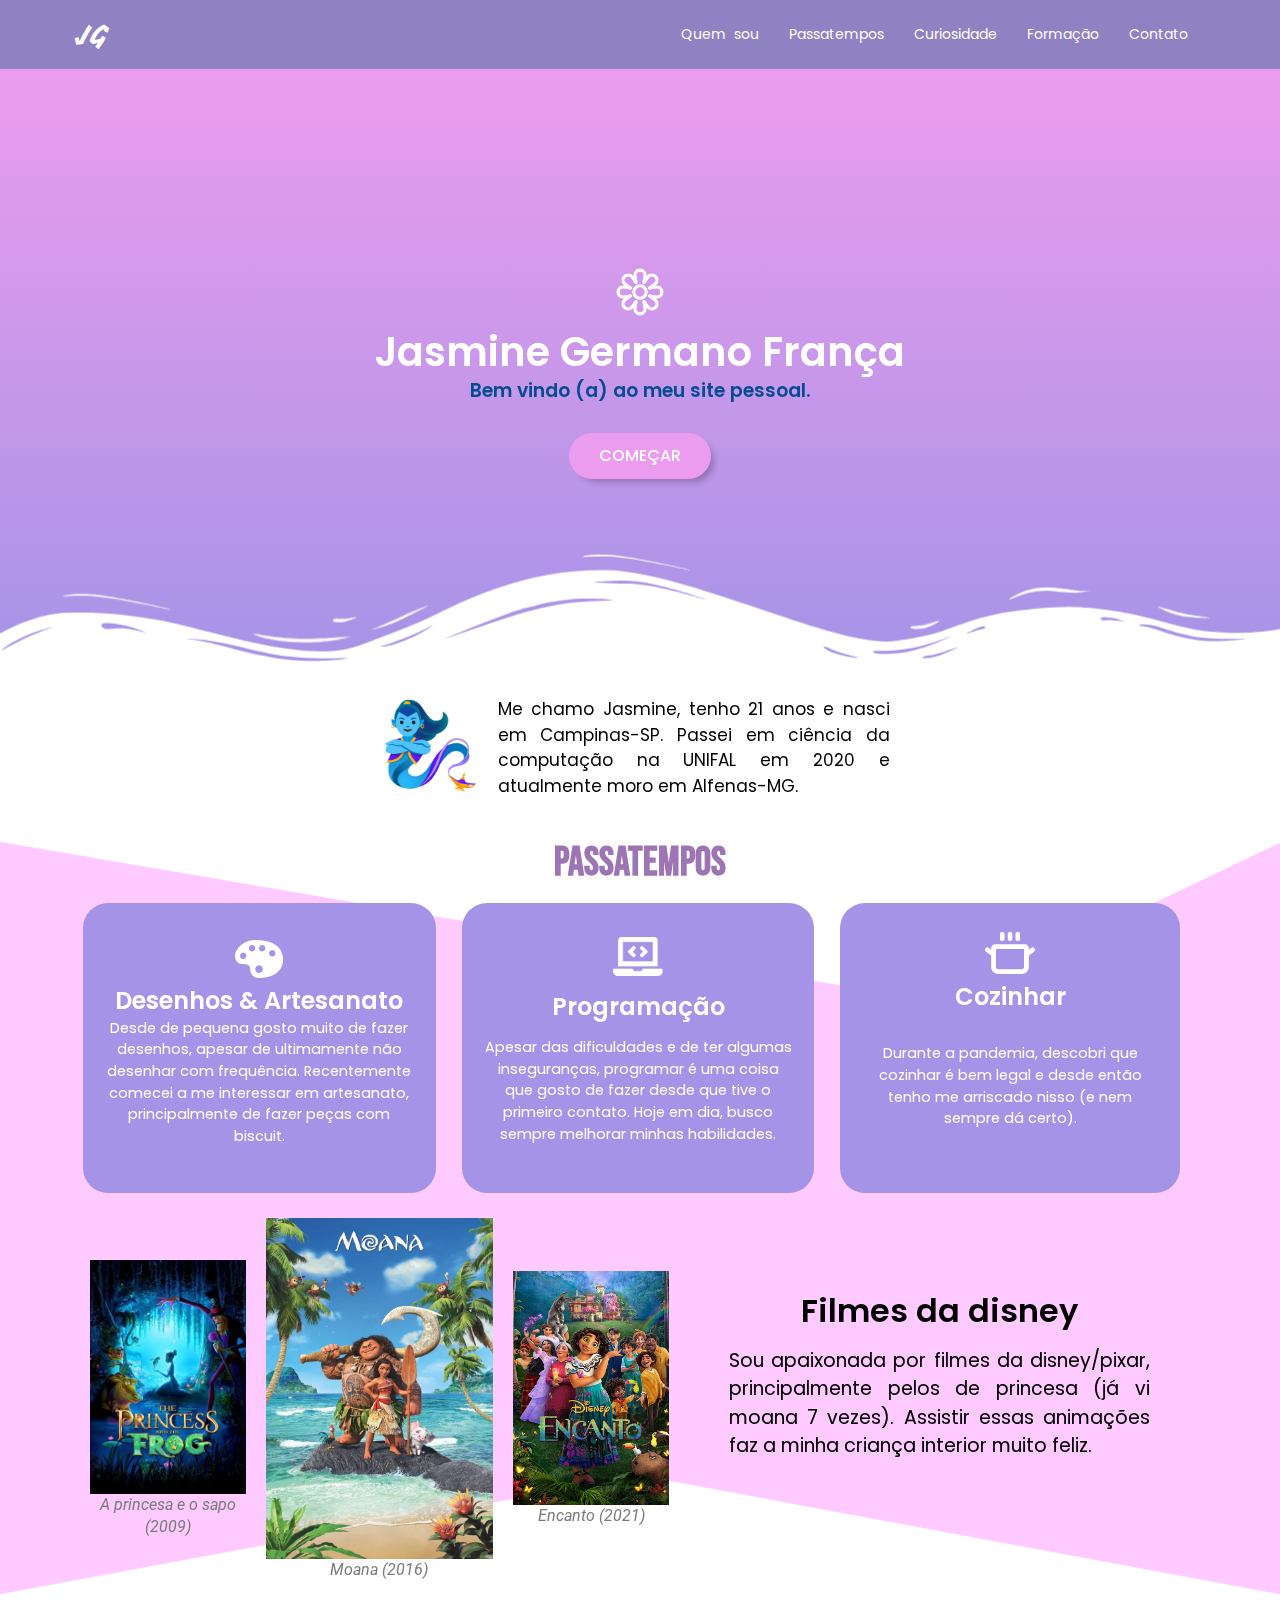
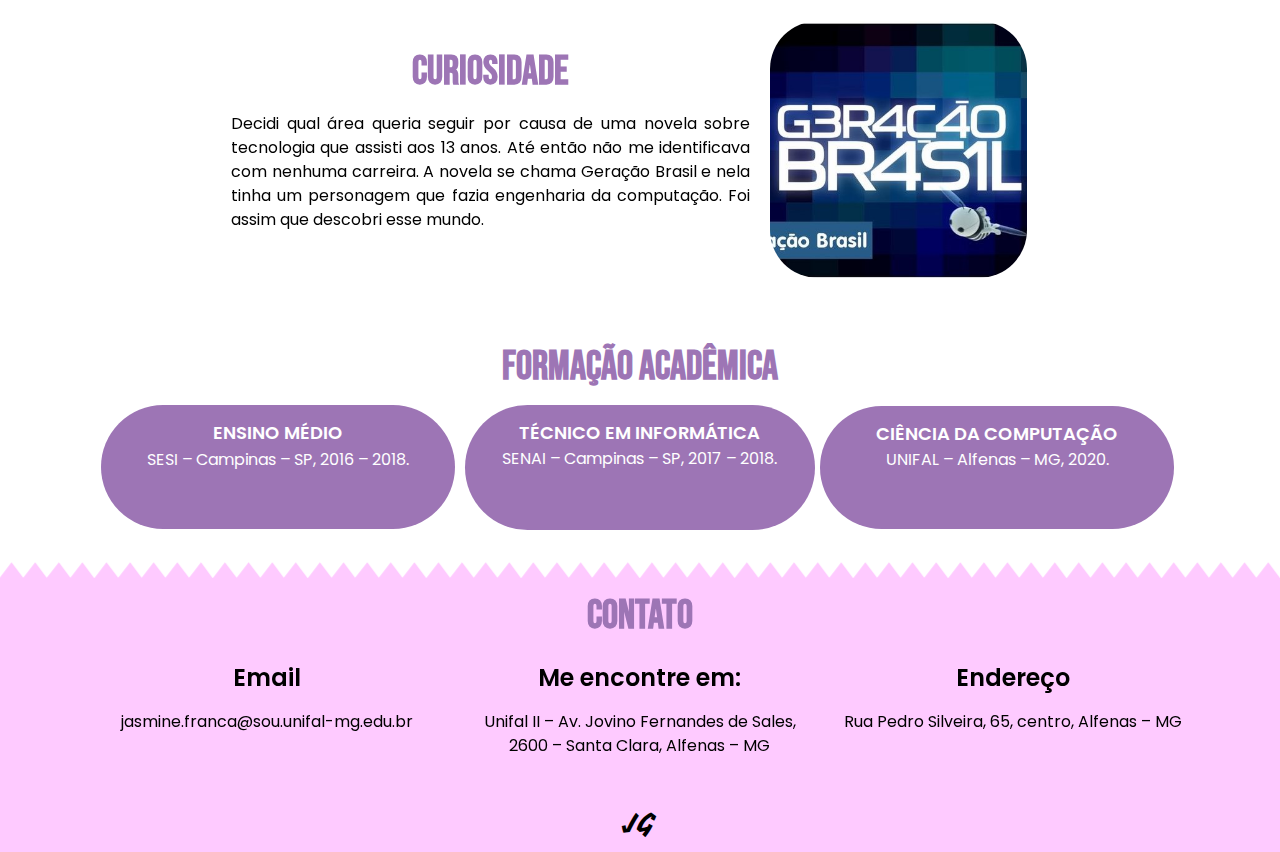
<file: index.html>
<!DOCTYPE html>
<html lang="pt-BR">
<head>
	<meta charset="UTF-8">
		<meta name="viewport" content="width=device-width, initial-scale=1">
	<link rel="profile" href="https://gmpg.org/xfn/11">
	<title>JG &#8211; Jasmine Germano</title>
<meta name="robots" content="max-image-preview:large">
<link rel="dns-prefetch" href="//s.w.org">
<link rel="alternate" type="application/rss+xml" title="Feed para JG &raquo;" href="https://jasmgermano.github.io/jasmine/feed/">
<link rel="alternate" type="application/rss+xml" title="Feed de comentários para JG &raquo;" href="https://jasmgermano.github.io/jasmine/comments/feed/">
<script type="text/javascript">
window._wpemojiSettings = {"baseUrl":"https:\/\/s.w.org\/images\/core\/emoji\/14.0.0\/72x72\/","ext":".png","svgUrl":"https:\/\/s.w.org\/images\/core\/emoji\/14.0.0\/svg\/","svgExt":".svg","source":{"concatemoji":"https:\/\/jasmgermano.github.io\/jasmine\/wp-includes\/js\/wp-emoji-release.min.js?ver=6.0"}};
/*! This file is auto-generated */
!function(e,a,t){var n,r,o,i=a.createElement("canvas"),p=i.getContext&&i.getContext("2d");function s(e,t){var a=String.fromCharCode,e=(p.clearRect(0,0,i.width,i.height),p.fillText(a.apply(this,e),0,0),i.toDataURL());return p.clearRect(0,0,i.width,i.height),p.fillText(a.apply(this,t),0,0),e===i.toDataURL()}function c(e){var t=a.createElement("script");t.src=e,t.defer=t.type="text/javascript",a.getElementsByTagName("head")[0].appendChild(t)}for(o=Array("flag","emoji"),t.supports={everything:!0,everythingExceptFlag:!0},r=0;r<o.length;r++)t.supports[o[r]]=function(e){if(!p||!p.fillText)return!1;switch(p.textBaseline="top",p.font="600 32px Arial",e){case"flag":return s([127987,65039,8205,9895,65039],[127987,65039,8203,9895,65039])?!1:!s([55356,56826,55356,56819],[55356,56826,8203,55356,56819])&&!s([55356,57332,56128,56423,56128,56418,56128,56421,56128,56430,56128,56423,56128,56447],[55356,57332,8203,56128,56423,8203,56128,56418,8203,56128,56421,8203,56128,56430,8203,56128,56423,8203,56128,56447]);case"emoji":return!s([129777,127995,8205,129778,127999],[129777,127995,8203,129778,127999])}return!1}(o[r]),t.supports.everything=t.supports.everything&&t.supports[o[r]],"flag"!==o[r]&&(t.supports.everythingExceptFlag=t.supports.everythingExceptFlag&&t.supports[o[r]]);t.supports.everythingExceptFlag=t.supports.everythingExceptFlag&&!t.supports.flag,t.DOMReady=!1,t.readyCallback=function(){t.DOMReady=!0},t.supports.everything||(n=function(){t.readyCallback()},a.addEventListener?(a.addEventListener("DOMContentLoaded",n,!1),e.addEventListener("load",n,!1)):(e.attachEvent("onload",n),a.attachEvent("onreadystatechange",function(){"complete"===a.readyState&&t.readyCallback()})),(e=t.source||{}).concatemoji?c(e.concatemoji):e.wpemoji&&e.twemoji&&(c(e.twemoji),c(e.wpemoji)))}(window,document,window._wpemojiSettings);
</script>
<style type="text/css">img.wp-smiley,
img.emoji {
	display: inline !important;
	border: none !important;
	box-shadow: none !important;
	height: 1em !important;
	width: 1em !important;
	margin: 0 0.07em !important;
	vertical-align: -0.1em !important;
	background: none !important;
	padding: 0 !important;
}</style>
	<link rel="stylesheet" id="wp-block-library-css" href="https://jasmgermano.github.io/jasmine/wp-includes/css/dist/block-library/style.min.css?ver=6.0" type="text/css" media="all">
<style id="global-styles-inline-css" type="text/css">body{--wp--preset--color--black: #000000;--wp--preset--color--cyan-bluish-gray: #abb8c3;--wp--preset--color--white: #ffffff;--wp--preset--color--pale-pink: #f78da7;--wp--preset--color--vivid-red: #cf2e2e;--wp--preset--color--luminous-vivid-orange: #ff6900;--wp--preset--color--luminous-vivid-amber: #fcb900;--wp--preset--color--light-green-cyan: #7bdcb5;--wp--preset--color--vivid-green-cyan: #00d084;--wp--preset--color--pale-cyan-blue: #8ed1fc;--wp--preset--color--vivid-cyan-blue: #0693e3;--wp--preset--color--vivid-purple: #9b51e0;--wp--preset--gradient--vivid-cyan-blue-to-vivid-purple: linear-gradient(135deg,rgba(6,147,227,1) 0%,rgb(155,81,224) 100%);--wp--preset--gradient--light-green-cyan-to-vivid-green-cyan: linear-gradient(135deg,rgb(122,220,180) 0%,rgb(0,208,130) 100%);--wp--preset--gradient--luminous-vivid-amber-to-luminous-vivid-orange: linear-gradient(135deg,rgba(252,185,0,1) 0%,rgba(255,105,0,1) 100%);--wp--preset--gradient--luminous-vivid-orange-to-vivid-red: linear-gradient(135deg,rgba(255,105,0,1) 0%,rgb(207,46,46) 100%);--wp--preset--gradient--very-light-gray-to-cyan-bluish-gray: linear-gradient(135deg,rgb(238,238,238) 0%,rgb(169,184,195) 100%);--wp--preset--gradient--cool-to-warm-spectrum: linear-gradient(135deg,rgb(74,234,220) 0%,rgb(151,120,209) 20%,rgb(207,42,186) 40%,rgb(238,44,130) 60%,rgb(251,105,98) 80%,rgb(254,248,76) 100%);--wp--preset--gradient--blush-light-purple: linear-gradient(135deg,rgb(255,206,236) 0%,rgb(152,150,240) 100%);--wp--preset--gradient--blush-bordeaux: linear-gradient(135deg,rgb(254,205,165) 0%,rgb(254,45,45) 50%,rgb(107,0,62) 100%);--wp--preset--gradient--luminous-dusk: linear-gradient(135deg,rgb(255,203,112) 0%,rgb(199,81,192) 50%,rgb(65,88,208) 100%);--wp--preset--gradient--pale-ocean: linear-gradient(135deg,rgb(255,245,203) 0%,rgb(182,227,212) 50%,rgb(51,167,181) 100%);--wp--preset--gradient--electric-grass: linear-gradient(135deg,rgb(202,248,128) 0%,rgb(113,206,126) 100%);--wp--preset--gradient--midnight: linear-gradient(135deg,rgb(2,3,129) 0%,rgb(40,116,252) 100%);--wp--preset--duotone--dark-grayscale: url('#wp-duotone-dark-grayscale');--wp--preset--duotone--grayscale: url('#wp-duotone-grayscale');--wp--preset--duotone--purple-yellow: url('#wp-duotone-purple-yellow');--wp--preset--duotone--blue-red: url('#wp-duotone-blue-red');--wp--preset--duotone--midnight: url('#wp-duotone-midnight');--wp--preset--duotone--magenta-yellow: url('#wp-duotone-magenta-yellow');--wp--preset--duotone--purple-green: url('#wp-duotone-purple-green');--wp--preset--duotone--blue-orange: url('#wp-duotone-blue-orange');--wp--preset--font-size--small: 13px;--wp--preset--font-size--medium: 20px;--wp--preset--font-size--large: 36px;--wp--preset--font-size--x-large: 42px;}.has-black-color{color: var(--wp--preset--color--black) !important;}.has-cyan-bluish-gray-color{color: var(--wp--preset--color--cyan-bluish-gray) !important;}.has-white-color{color: var(--wp--preset--color--white) !important;}.has-pale-pink-color{color: var(--wp--preset--color--pale-pink) !important;}.has-vivid-red-color{color: var(--wp--preset--color--vivid-red) !important;}.has-luminous-vivid-orange-color{color: var(--wp--preset--color--luminous-vivid-orange) !important;}.has-luminous-vivid-amber-color{color: var(--wp--preset--color--luminous-vivid-amber) !important;}.has-light-green-cyan-color{color: var(--wp--preset--color--light-green-cyan) !important;}.has-vivid-green-cyan-color{color: var(--wp--preset--color--vivid-green-cyan) !important;}.has-pale-cyan-blue-color{color: var(--wp--preset--color--pale-cyan-blue) !important;}.has-vivid-cyan-blue-color{color: var(--wp--preset--color--vivid-cyan-blue) !important;}.has-vivid-purple-color{color: var(--wp--preset--color--vivid-purple) !important;}.has-black-background-color{background-color: var(--wp--preset--color--black) !important;}.has-cyan-bluish-gray-background-color{background-color: var(--wp--preset--color--cyan-bluish-gray) !important;}.has-white-background-color{background-color: var(--wp--preset--color--white) !important;}.has-pale-pink-background-color{background-color: var(--wp--preset--color--pale-pink) !important;}.has-vivid-red-background-color{background-color: var(--wp--preset--color--vivid-red) !important;}.has-luminous-vivid-orange-background-color{background-color: var(--wp--preset--color--luminous-vivid-orange) !important;}.has-luminous-vivid-amber-background-color{background-color: var(--wp--preset--color--luminous-vivid-amber) !important;}.has-light-green-cyan-background-color{background-color: var(--wp--preset--color--light-green-cyan) !important;}.has-vivid-green-cyan-background-color{background-color: var(--wp--preset--color--vivid-green-cyan) !important;}.has-pale-cyan-blue-background-color{background-color: var(--wp--preset--color--pale-cyan-blue) !important;}.has-vivid-cyan-blue-background-color{background-color: var(--wp--preset--color--vivid-cyan-blue) !important;}.has-vivid-purple-background-color{background-color: var(--wp--preset--color--vivid-purple) !important;}.has-black-border-color{border-color: var(--wp--preset--color--black) !important;}.has-cyan-bluish-gray-border-color{border-color: var(--wp--preset--color--cyan-bluish-gray) !important;}.has-white-border-color{border-color: var(--wp--preset--color--white) !important;}.has-pale-pink-border-color{border-color: var(--wp--preset--color--pale-pink) !important;}.has-vivid-red-border-color{border-color: var(--wp--preset--color--vivid-red) !important;}.has-luminous-vivid-orange-border-color{border-color: var(--wp--preset--color--luminous-vivid-orange) !important;}.has-luminous-vivid-amber-border-color{border-color: var(--wp--preset--color--luminous-vivid-amber) !important;}.has-light-green-cyan-border-color{border-color: var(--wp--preset--color--light-green-cyan) !important;}.has-vivid-green-cyan-border-color{border-color: var(--wp--preset--color--vivid-green-cyan) !important;}.has-pale-cyan-blue-border-color{border-color: var(--wp--preset--color--pale-cyan-blue) !important;}.has-vivid-cyan-blue-border-color{border-color: var(--wp--preset--color--vivid-cyan-blue) !important;}.has-vivid-purple-border-color{border-color: var(--wp--preset--color--vivid-purple) !important;}.has-vivid-cyan-blue-to-vivid-purple-gradient-background{background: var(--wp--preset--gradient--vivid-cyan-blue-to-vivid-purple) !important;}.has-light-green-cyan-to-vivid-green-cyan-gradient-background{background: var(--wp--preset--gradient--light-green-cyan-to-vivid-green-cyan) !important;}.has-luminous-vivid-amber-to-luminous-vivid-orange-gradient-background{background: var(--wp--preset--gradient--luminous-vivid-amber-to-luminous-vivid-orange) !important;}.has-luminous-vivid-orange-to-vivid-red-gradient-background{background: var(--wp--preset--gradient--luminous-vivid-orange-to-vivid-red) !important;}.has-very-light-gray-to-cyan-bluish-gray-gradient-background{background: var(--wp--preset--gradient--very-light-gray-to-cyan-bluish-gray) !important;}.has-cool-to-warm-spectrum-gradient-background{background: var(--wp--preset--gradient--cool-to-warm-spectrum) !important;}.has-blush-light-purple-gradient-background{background: var(--wp--preset--gradient--blush-light-purple) !important;}.has-blush-bordeaux-gradient-background{background: var(--wp--preset--gradient--blush-bordeaux) !important;}.has-luminous-dusk-gradient-background{background: var(--wp--preset--gradient--luminous-dusk) !important;}.has-pale-ocean-gradient-background{background: var(--wp--preset--gradient--pale-ocean) !important;}.has-electric-grass-gradient-background{background: var(--wp--preset--gradient--electric-grass) !important;}.has-midnight-gradient-background{background: var(--wp--preset--gradient--midnight) !important;}.has-small-font-size{font-size: var(--wp--preset--font-size--small) !important;}.has-medium-font-size{font-size: var(--wp--preset--font-size--medium) !important;}.has-large-font-size{font-size: var(--wp--preset--font-size--large) !important;}.has-x-large-font-size{font-size: var(--wp--preset--font-size--x-large) !important;}</style>
<link rel="stylesheet" id="hello-elementor-css" href="https://jasmgermano.github.io/jasmine/wp-content/themes/hello-elementor/style.min.css?ver=2.5.0" type="text/css" media="all">
<link rel="stylesheet" id="hello-elementor-theme-style-css" href="https://jasmgermano.github.io/jasmine/wp-content/themes/hello-elementor/theme.min.css?ver=2.5.0" type="text/css" media="all">
<link rel="stylesheet" id="elementor-frontend-css" href="https://jasmgermano.github.io/jasmine/wp-content/plugins/elementor/assets/css/frontend-lite.min.css?ver=3.6.6" type="text/css" media="all">
<link rel="stylesheet" id="elementor-post-17-css" href="https://jasmgermano.github.io/jasmine/wp-content/uploads/elementor/css/post-17.css?ver=1656934291" type="text/css" media="all">
<link rel="stylesheet" id="elementor-icons-css" href="https://jasmgermano.github.io/jasmine/wp-content/plugins/elementor/assets/lib/eicons/css/elementor-icons.min.css?ver=5.15.0" type="text/css" media="all">
<link rel="stylesheet" id="elementor-global-css" href="https://jasmgermano.github.io/jasmine/wp-content/uploads/elementor/css/global.css?ver=1656934292" type="text/css" media="all">
<link rel="stylesheet" id="elementor-post-18-css" href="https://jasmgermano.github.io/jasmine/wp-content/uploads/elementor/css/post-18.css?ver=1657065567" type="text/css" media="all">
<link rel="stylesheet" id="google-fonts-1-css" href="https://fonts.googleapis.com/css?family=Roboto%3A100%2C100italic%2C200%2C200italic%2C300%2C300italic%2C400%2C400italic%2C500%2C500italic%2C600%2C600italic%2C700%2C700italic%2C800%2C800italic%2C900%2C900italic%7CRoboto+Slab%3A100%2C100italic%2C200%2C200italic%2C300%2C300italic%2C400%2C400italic%2C500%2C500italic%2C600%2C600italic%2C700%2C700italic%2C800%2C800italic%2C900%2C900italic%7CVampiro+One%3A100%2C100italic%2C200%2C200italic%2C300%2C300italic%2C400%2C400italic%2C500%2C500italic%2C600%2C600italic%2C700%2C700italic%2C800%2C800italic%2C900%2C900italic%7CPoppins%3A100%2C100italic%2C200%2C200italic%2C300%2C300italic%2C400%2C400italic%2C500%2C500italic%2C600%2C600italic%2C700%2C700italic%2C800%2C800italic%2C900%2C900italic%7CBebas+Neue%3A100%2C100italic%2C200%2C200italic%2C300%2C300italic%2C400%2C400italic%2C500%2C500italic%2C600%2C600italic%2C700%2C700italic%2C800%2C800italic%2C900%2C900italic&#038;display=auto&#038;ver=6.0" type="text/css" media="all">
<link rel="stylesheet" id="elementor-icons-shared-0-css" href="https://jasmgermano.github.io/jasmine/wp-content/plugins/elementor/assets/lib/font-awesome/css/fontawesome.min.css?ver=5.15.3" type="text/css" media="all">
<link rel="stylesheet" id="elementor-icons-fa-solid-css" href="https://jasmgermano.github.io/jasmine/wp-content/plugins/elementor/assets/lib/font-awesome/css/solid.min.css?ver=5.15.3" type="text/css" media="all">
<script type="text/javascript" src="https://jasmgermano.github.io/jasmine/wp-includes/js/jquery/jquery.min.js?ver=3.6.0" id="jquery-core-js"></script>
<script type="text/javascript" src="https://jasmgermano.github.io/jasmine/wp-includes/js/jquery/jquery-migrate.min.js?ver=3.3.2" id="jquery-migrate-js"></script>
<link rel="https://api.w.org/" href="https://jasmgermano.github.io/jasmine/wp-json/">
<link rel="alternate" type="application/json" href="https://jasmgermano.github.io/jasmine/wp-json/wp/v2/pages/18">
<link rel="EditURI" type="application/rsd+xml" title="RSD" href="https://jasmgermano.github.io/jasmine/xmlrpc.php?rsd">
<link rel="wlwmanifest" type="application/wlwmanifest+xml" href="https://jasmgermano.github.io/jasmine/wp-includes/wlwmanifest.xml"> 
<meta name="generator" content="WordPress 6.0">
<link rel="canonical" href="https://jasmgermano.github.io/jasmine/">
<link rel="shortlink" href="https://jasmgermano.github.io/jasmine/">
<link rel="alternate" type="application/json+oembed" href="https://jasmgermano.github.io/jasmine/wp-json/oembed/1.0/embed?url=https%3A%2F%2Fjasmgermano.github.io%2Fjasmine%2F">
<link rel="alternate" type="text/xml+oembed" href="https://jasmgermano.github.io/jasmine/wp-json/oembed/1.0/embed?url=https%3A%2F%2Fjasmgermano.github.io%2Fjasmine%2F&#038;format=xml">
			<meta name="theme-color" content="#FFFFFF">
			<link rel="icon" href="https://jasmgermano.github.io/jasmine/wp-content/uploads/2022/06/ion_flower-outline.svg" sizes="32x32">
<link rel="icon" href="https://jasmgermano.github.io/jasmine/wp-content/uploads/2022/06/ion_flower-outline.svg" sizes="192x192">
<link rel="apple-touch-icon" href="https://jasmgermano.github.io/jasmine/wp-content/uploads/2022/06/ion_flower-outline.svg">
<meta name="msapplication-TileImage" content="https://jasmgermano.github.io/jasmine/wp-content/uploads/2022/06/ion_flower-outline.svg">
</head>
<body class="home page-template-default page page-id-18 elementor-default elementor-kit-17 elementor-page elementor-page-18">

<svg xmlns="http://www.w3.org/2000/svg" viewbox="0 0 0 0" width="0" height="0" focusable="false" role="none" style="visibility: hidden; position: absolute; left: -9999px; overflow: hidden;"><defs><filter id="wp-duotone-dark-grayscale"><fecolormatrix color-interpolation-filters="sRGB" type="matrix" values=" .299 .587 .114 0 0 .299 .587 .114 0 0 .299 .587 .114 0 0 .299 .587 .114 0 0 "></fecolormatrix><fecomponenttransfer color-interpolation-filters="sRGB"><fefuncr type="table" tablevalues="0 0.49803921568627"></fefuncr><fefuncg type="table" tablevalues="0 0.49803921568627"></fefuncg><fefuncb type="table" tablevalues="0 0.49803921568627"></fefuncb><fefunca type="table" tablevalues="1 1"></fefunca></fecomponenttransfer><fecomposite in2="SourceGraphic" operator="in"></fecomposite></filter></defs></svg><svg xmlns="http://www.w3.org/2000/svg" viewbox="0 0 0 0" width="0" height="0" focusable="false" role="none" style="visibility: hidden; position: absolute; left: -9999px; overflow: hidden;"><defs><filter id="wp-duotone-grayscale"><fecolormatrix color-interpolation-filters="sRGB" type="matrix" values=" .299 .587 .114 0 0 .299 .587 .114 0 0 .299 .587 .114 0 0 .299 .587 .114 0 0 "></fecolormatrix><fecomponenttransfer color-interpolation-filters="sRGB"><fefuncr type="table" tablevalues="0 1"></fefuncr><fefuncg type="table" tablevalues="0 1"></fefuncg><fefuncb type="table" tablevalues="0 1"></fefuncb><fefunca type="table" tablevalues="1 1"></fefunca></fecomponenttransfer><fecomposite in2="SourceGraphic" operator="in"></fecomposite></filter></defs></svg><svg xmlns="http://www.w3.org/2000/svg" viewbox="0 0 0 0" width="0" height="0" focusable="false" role="none" style="visibility: hidden; position: absolute; left: -9999px; overflow: hidden;"><defs><filter id="wp-duotone-purple-yellow"><fecolormatrix color-interpolation-filters="sRGB" type="matrix" values=" .299 .587 .114 0 0 .299 .587 .114 0 0 .299 .587 .114 0 0 .299 .587 .114 0 0 "></fecolormatrix><fecomponenttransfer color-interpolation-filters="sRGB"><fefuncr type="table" tablevalues="0.54901960784314 0.98823529411765"></fefuncr><fefuncg type="table" tablevalues="0 1"></fefuncg><fefuncb type="table" tablevalues="0.71764705882353 0.25490196078431"></fefuncb><fefunca type="table" tablevalues="1 1"></fefunca></fecomponenttransfer><fecomposite in2="SourceGraphic" operator="in"></fecomposite></filter></defs></svg><svg xmlns="http://www.w3.org/2000/svg" viewbox="0 0 0 0" width="0" height="0" focusable="false" role="none" style="visibility: hidden; position: absolute; left: -9999px; overflow: hidden;"><defs><filter id="wp-duotone-blue-red"><fecolormatrix color-interpolation-filters="sRGB" type="matrix" values=" .299 .587 .114 0 0 .299 .587 .114 0 0 .299 .587 .114 0 0 .299 .587 .114 0 0 "></fecolormatrix><fecomponenttransfer color-interpolation-filters="sRGB"><fefuncr type="table" tablevalues="0 1"></fefuncr><fefuncg type="table" tablevalues="0 0.27843137254902"></fefuncg><fefuncb type="table" tablevalues="0.5921568627451 0.27843137254902"></fefuncb><fefunca type="table" tablevalues="1 1"></fefunca></fecomponenttransfer><fecomposite in2="SourceGraphic" operator="in"></fecomposite></filter></defs></svg><svg xmlns="http://www.w3.org/2000/svg" viewbox="0 0 0 0" width="0" height="0" focusable="false" role="none" style="visibility: hidden; position: absolute; left: -9999px; overflow: hidden;"><defs><filter id="wp-duotone-midnight"><fecolormatrix color-interpolation-filters="sRGB" type="matrix" values=" .299 .587 .114 0 0 .299 .587 .114 0 0 .299 .587 .114 0 0 .299 .587 .114 0 0 "></fecolormatrix><fecomponenttransfer color-interpolation-filters="sRGB"><fefuncr type="table" tablevalues="0 0"></fefuncr><fefuncg type="table" tablevalues="0 0.64705882352941"></fefuncg><fefuncb type="table" tablevalues="0 1"></fefuncb><fefunca type="table" tablevalues="1 1"></fefunca></fecomponenttransfer><fecomposite in2="SourceGraphic" operator="in"></fecomposite></filter></defs></svg><svg xmlns="http://www.w3.org/2000/svg" viewbox="0 0 0 0" width="0" height="0" focusable="false" role="none" style="visibility: hidden; position: absolute; left: -9999px; overflow: hidden;"><defs><filter id="wp-duotone-magenta-yellow"><fecolormatrix color-interpolation-filters="sRGB" type="matrix" values=" .299 .587 .114 0 0 .299 .587 .114 0 0 .299 .587 .114 0 0 .299 .587 .114 0 0 "></fecolormatrix><fecomponenttransfer color-interpolation-filters="sRGB"><fefuncr type="table" tablevalues="0.78039215686275 1"></fefuncr><fefuncg type="table" tablevalues="0 0.94901960784314"></fefuncg><fefuncb type="table" tablevalues="0.35294117647059 0.47058823529412"></fefuncb><fefunca type="table" tablevalues="1 1"></fefunca></fecomponenttransfer><fecomposite in2="SourceGraphic" operator="in"></fecomposite></filter></defs></svg><svg xmlns="http://www.w3.org/2000/svg" viewbox="0 0 0 0" width="0" height="0" focusable="false" role="none" style="visibility: hidden; position: absolute; left: -9999px; overflow: hidden;"><defs><filter id="wp-duotone-purple-green"><fecolormatrix color-interpolation-filters="sRGB" type="matrix" values=" .299 .587 .114 0 0 .299 .587 .114 0 0 .299 .587 .114 0 0 .299 .587 .114 0 0 "></fecolormatrix><fecomponenttransfer color-interpolation-filters="sRGB"><fefuncr type="table" tablevalues="0.65098039215686 0.40392156862745"></fefuncr><fefuncg type="table" tablevalues="0 1"></fefuncg><fefuncb type="table" tablevalues="0.44705882352941 0.4"></fefuncb><fefunca type="table" tablevalues="1 1"></fefunca></fecomponenttransfer><fecomposite in2="SourceGraphic" operator="in"></fecomposite></filter></defs></svg><svg xmlns="http://www.w3.org/2000/svg" viewbox="0 0 0 0" width="0" height="0" focusable="false" role="none" style="visibility: hidden; position: absolute; left: -9999px; overflow: hidden;"><defs><filter id="wp-duotone-blue-orange"><fecolormatrix color-interpolation-filters="sRGB" type="matrix" values=" .299 .587 .114 0 0 .299 .587 .114 0 0 .299 .587 .114 0 0 .299 .587 .114 0 0 "></fecolormatrix><fecomponenttransfer color-interpolation-filters="sRGB"><fefuncr type="table" tablevalues="0.098039215686275 1"></fefuncr><fefuncg type="table" tablevalues="0 0.66274509803922"></fefuncg><fefuncb type="table" tablevalues="0.84705882352941 0.41960784313725"></fefuncb><fefunca type="table" tablevalues="1 1"></fefunca></fecomponenttransfer><fecomposite in2="SourceGraphic" operator="in"></fecomposite></filter></defs></svg><header id="site-header" class="site-header dynamic-header menu-dropdown-tablet" role="banner">
	<div class="header-inner">
		<div class="site-branding show-title">
							<h1 class="site-title show">
					<a href="https://jasmgermano.github.io/jasmine/" title="Inicial" rel="home">
						JG					</a>
				</h1>
					</div>

					<nav class="site-navigation show" role="navigation">
				<div class="menu-menu-principal-container"><ul id="menu-menu-principal" class="menu">
<li id="menu-item-148" class="menu-item menu-item-type-custom menu-item-object-custom menu-item-148"><a href="#quemsou">Quem sou</a></li>
<li id="menu-item-149" class="menu-item menu-item-type-custom menu-item-object-custom menu-item-149"><a href="#passatempos">Passatempos</a></li>
<li id="menu-item-150" class="menu-item menu-item-type-custom menu-item-object-custom menu-item-150"><a href="#curiosidade">Curiosidade</a></li>
<li id="menu-item-151" class="menu-item menu-item-type-custom menu-item-object-custom menu-item-151"><a href="#formacao">Formação</a></li>
<li id="menu-item-152" class="menu-item menu-item-type-custom menu-item-object-custom menu-item-152"><a href="#contato">Contato</a></li>
</ul></div>			</nav>
			<div class="site-navigation-toggle-holder show">
				<div class="site-navigation-toggle">
					<i class="eicon-menu-bar"></i>
					<span class="elementor-screen-only">Menu</span>
				</div>
			</div>
			<nav class="site-navigation-dropdown show" role="navigation">
				<div class="menu-menu-principal-container"><ul id="menu-menu-principal" class="menu">
<li id="menu-item-148" class="menu-item menu-item-type-custom menu-item-object-custom menu-item-148"><a href="#quemsou">Quem sou</a></li>
<li id="menu-item-149" class="menu-item menu-item-type-custom menu-item-object-custom menu-item-149"><a href="#passatempos">Passatempos</a></li>
<li id="menu-item-150" class="menu-item menu-item-type-custom menu-item-object-custom menu-item-150"><a href="#curiosidade">Curiosidade</a></li>
<li id="menu-item-151" class="menu-item menu-item-type-custom menu-item-object-custom menu-item-151"><a href="#formacao">Formação</a></li>
<li id="menu-item-152" class="menu-item menu-item-type-custom menu-item-object-custom menu-item-152"><a href="#contato">Contato</a></li>
</ul></div>			</nav>
			</div>
</header>

<main id="content" class="site-main post-18 page type-page status-publish hentry" role="main">
			<header class="page-header">
					</header>
		<div class="page-content">
				<div data-elementor-type="wp-post" data-elementor-id="18" class="elementor elementor-18">
									<section class="elementor-section elementor-top-section elementor-element elementor-element-299260a elementor-section-full_width elementor-section-height-min-height elementor-section-height-default elementor-section-items-middle" data-id="299260a" data-element_type="section" data-settings="{&quot;background_background&quot;:&quot;gradient&quot;,&quot;shape_divider_bottom&quot;:&quot;wave-brush&quot;}">
							<div class="elementor-background-overlay"></div>
						<div class="elementor-shape elementor-shape-bottom" data-negative="false">
			<svg xmlns="http://www.w3.org/2000/svg" viewbox="0 0 283.5 27.8" preserveaspectratio="none">
	<path class="elementor-shape-fill" d="M283.5,9.7c0,0-7.3,4.3-14,4.6c-6.8,0.3-12.6,0-20.9-1.5c-11.3-2-33.1-10.1-44.7-5.7	s-12.1,4.6-18,7.4c-6.6,3.2-20,9.6-36.6,9.3C131.6,23.5,99.5,7.2,86.3,8c-1.4,0.1-6.6,0.8-10.5,2c-3.8,1.2-9.4,3.8-17,4.7	c-3.2,0.4-8.3,1.1-14.2,0.9c-1.5-0.1-6.3-0.4-12-1.6c-5.7-1.2-11-3.1-15.8-3.7C6.5,9.2,0,10.8,0,10.8V0h283.5V9.7z M260.8,11.3	c-0.7-1-2-0.4-4.3-0.4c-2.3,0-6.1-1.2-5.8-1.1c0.3,0.1,3.1,1.5,6,1.9C259.7,12.2,261.4,12.3,260.8,11.3z M242.4,8.6	c0,0-2.4-0.2-5.6-0.9c-3.2-0.8-10.3-2.8-15.1-3.5c-8.2-1.1-15.8,0-15.1,0.1c0.8,0.1,9.6-0.6,17.6,1.1c3.3,0.7,9.3,2.2,12.4,2.7	C239.9,8.7,242.4,8.6,242.4,8.6z M185.2,8.5c1.7-0.7-13.3,4.7-18.5,6.1c-2.1,0.6-6.2,1.6-10,2c-3.9,0.4-8.9,0.4-8.8,0.5	c0,0.2,5.8,0.8,11.2,0c5.4-0.8,5.2-1.1,7.6-1.6C170.5,14.7,183.5,9.2,185.2,8.5z M199.1,6.9c0.2,0-0.8-0.4-4.8,1.1	c-4,1.5-6.7,3.5-6.9,3.7c-0.2,0.1,3.5-1.8,6.6-3C197,7.5,199,6.9,199.1,6.9z M283,6c-0.1,0.1-1.9,1.1-4.8,2.5s-6.9,2.8-6.7,2.7	c0.2,0,3.5-0.6,7.4-2.5C282.8,6.8,283.1,5.9,283,6z M31.3,11.6c0.1-0.2-1.9-0.2-4.5-1.2s-5.4-1.6-7.8-2C15,7.6,7.3,8.5,7.7,8.6	C8,8.7,15.9,8.3,20.2,9.3c2.2,0.5,2.4,0.5,5.7,1.6S31.2,11.9,31.3,11.6z M73,9.2c0.4-0.1,3.5-1.6,8.4-2.6c4.9-1.1,8.9-0.5,8.9-0.8	c0-0.3-1-0.9-6.2-0.3S72.6,9.3,73,9.2z M71.6,6.7C71.8,6.8,75,5.4,77.3,5c2.3-0.3,1.9-0.5,1.9-0.6c0-0.1-1.1-0.2-2.7,0.2	C74.8,5.1,71.4,6.6,71.6,6.7z M93.6,4.4c0.1,0.2,3.5,0.8,5.6,1.8c2.1,1,1.8,0.6,1.9,0.5c0.1-0.1-0.8-0.8-2.4-1.3	C97.1,4.8,93.5,4.2,93.6,4.4z M65.4,11.1c-0.1,0.3,0.3,0.5,1.9-0.2s2.6-1.3,2.2-1.2s-0.9,0.4-2.5,0.8C65.3,10.9,65.5,10.8,65.4,11.1	z M34.5,12.4c-0.2,0,2.1,0.8,3.3,0.9c1.2,0.1,2,0.1,2-0.2c0-0.3-0.1-0.5-1.6-0.4C36.6,12.8,34.7,12.4,34.5,12.4z M152.2,21.1	c-0.1,0.1-2.4-0.3-7.5-0.3c-5,0-13.6-2.4-17.2-3.5c-3.6-1.1,10,3.9,16.5,4.1C150.5,21.6,152.3,21,152.2,21.1z"></path>
	<path class="elementor-shape-fill" d="M269.6,18c-0.1-0.1-4.6,0.3-7.2,0c-7.3-0.7-17-3.2-16.6-2.9c0.4,0.3,13.7,3.1,17,3.3	C267.7,18.8,269.7,18,269.6,18z"></path>
	<path class="elementor-shape-fill" d="M227.4,9.8c-0.2-0.1-4.5-1-9.5-1.2c-5-0.2-12.7,0.6-12.3,0.5c0.3-0.1,5.9-1.8,13.3-1.2	S227.6,9.9,227.4,9.8z"></path>
	<path class="elementor-shape-fill" d="M204.5,13.4c-0.1-0.1,2-1,3.2-1.1c1.2-0.1,2,0,2,0.3c0,0.3-0.1,0.5-1.6,0.4	C206.4,12.9,204.6,13.5,204.5,13.4z"></path>
	<path class="elementor-shape-fill" d="M201,10.6c0-0.1-4.4,1.2-6.3,2.2c-1.9,0.9-6.2,3.1-6.1,3.1c0.1,0.1,4.2-1.6,6.3-2.6	S201,10.7,201,10.6z"></path>
	<path class="elementor-shape-fill" d="M154.5,26.7c-0.1-0.1-4.6,0.3-7.2,0c-7.3-0.7-17-3.2-16.6-2.9c0.4,0.3,13.7,3.1,17,3.3	C152.6,27.5,154.6,26.8,154.5,26.7z"></path>
	<path class="elementor-shape-fill" d="M41.9,19.3c0,0,1.2-0.3,2.9-0.1c1.7,0.2,5.8,0.9,8.2,0.7c4.2-0.4,7.4-2.7,7-2.6	c-0.4,0-4.3,2.2-8.6,1.9c-1.8-0.1-5.1-0.5-6.7-0.4S41.9,19.3,41.9,19.3z"></path>
	<path class="elementor-shape-fill" d="M75.5,12.6c0.2,0.1,2-0.8,4.3-1.1c2.3-0.2,2.1-0.3,2.1-0.5c0-0.1-1.8-0.4-3.4,0	C76.9,11.5,75.3,12.5,75.5,12.6z"></path>
	<path class="elementor-shape-fill" d="M15.6,13.2c0-0.1,4.3,0,6.7,0.5c2.4,0.5,5,1.9,5,2c0,0.1-2.7-0.8-5.1-1.4	C19.9,13.7,15.7,13.3,15.6,13.2z"></path>
</svg>		</div>
					<div class="elementor-container elementor-column-gap-default">
					<div class="elementor-column elementor-col-100 elementor-top-column elementor-element elementor-element-569a7fe" data-id="569a7fe" data-element_type="column">
			<div class="elementor-widget-wrap elementor-element-populated">
								<div class="elementor-element elementor-element-a17e349 elementor-view-default elementor-widget elementor-widget-icon" data-id="a17e349" data-element_type="widget" data-widget_type="icon.default">
				<div class="elementor-widget-container">
					<div class="elementor-icon-wrapper">
			<div class="elementor-icon">
			<svg xmlns="http://www.w3.org/2000/svg" width="512" height="512" viewbox="0 0 512 512" fill="none"><path d="M215.08 156.92C210.19 132.92 204.31 100.65 204.31 83.69C204.266 76.8897 205.573 70.1485 208.155 63.8573C210.738 57.5662 214.543 51.8505 219.352 47.0419C224.161 42.2333 229.876 38.4275 236.167 35.8454C242.459 33.2632 249.2 31.9562 256 32V32C284.55 32 307.69 55.69 307.69 83.69C307.69 100.19 301.84 132.64 296.92 156.92M215.08 355.08C210.17 379.14 204.31 411.24 204.31 428.31C204.266 435.11 205.573 441.852 208.155 448.143C210.738 454.434 214.543 460.149 219.352 464.958C224.161 469.767 229.876 473.572 236.167 476.155C242.459 478.737 249.2 480.044 256 480V480C284.55 480 307.69 456.31 307.69 428.31C307.69 411.77 301.84 379.38 296.92 355.08M355.08 215.08C379.14 210.17 411.24 204.31 428.31 204.31C435.11 204.266 441.852 205.573 448.143 208.155C454.434 210.738 460.15 214.543 464.958 219.352C469.767 224.161 473.573 229.876 476.155 236.167C478.737 242.458 480.044 249.2 480 256V256C480 284.55 456.31 307.69 428.31 307.69C411.81 307.69 379.36 301.84 355.08 296.92M156.92 215.07C132.92 210.18 100.67 204.31 83.6901 204.31C76.8898 204.266 70.1486 205.573 63.8574 208.155C57.5663 210.738 51.8506 214.543 47.042 219.352C42.2334 224.161 38.4276 229.876 35.8455 236.167C33.2633 242.458 31.9563 249.2 32.0001 256V256C32.0001 284.55 55.6901 307.69 83.6901 307.69C100.19 307.69 132.64 301.84 156.92 296.92" stroke="white" stroke-width="32" stroke-miterlimit="10" stroke-linecap="round"></path><path d="M296.92 156.92C310.47 136.44 329.22 109.67 341.29 97.61C346.067 92.7694 351.757 88.9258 358.032 86.3025C364.306 83.6792 371.039 82.3283 377.84 82.3283C384.641 82.3283 391.374 83.6792 397.648 86.3025C403.922 88.9258 409.613 92.7694 414.39 97.61V97.61C434.58 117.8 434.19 150.91 414.39 170.71C402.73 182.38 375.72 201.38 355.08 215.08M156.92 296.92C136.44 310.47 109.67 329.22 97.6099 341.29C92.7692 346.067 88.9257 351.758 86.3023 358.032C83.679 364.306 82.3281 371.039 82.3281 377.84C82.3281 384.641 83.679 391.374 86.3023 397.648C88.9257 403.922 92.7692 409.613 97.6099 414.39V414.39C117.8 434.58 150.91 434.19 170.71 414.39C182.38 402.73 201.38 375.72 215.08 355.08M355.08 296.92C375.56 310.47 402.33 329.22 414.39 341.29C419.23 346.067 423.074 351.758 425.697 358.032C428.321 364.306 429.672 371.039 429.672 377.84C429.672 384.641 428.321 391.374 425.697 397.648C423.074 403.922 419.23 409.613 414.39 414.39V414.39C394.2 434.58 361.09 434.19 341.29 414.39C329.6 402.7 310.63 375.74 296.92 355.08M215.08 156.92C201.55 136.49 182.7 109.6 170.71 97.61C165.933 92.7694 160.242 88.9258 153.968 86.3025C147.694 83.6792 140.961 82.3283 134.16 82.3283C127.359 82.3283 120.626 83.6792 114.352 86.3025C108.077 88.9258 102.387 92.7694 97.6099 97.61V97.61C77.4199 117.8 77.8099 150.91 97.6099 170.71C109.22 182.32 136.31 201.39 156.92 215.08" stroke="white" stroke-width="32" stroke-miterlimit="10" stroke-linecap="round"></path><path d="M256 320C291.346 320 320 291.346 320 256C320 220.654 291.346 192 256 192C220.654 192 192 220.654 192 256C192 291.346 220.654 320 256 320Z" stroke="white" stroke-width="32" stroke-miterlimit="10" stroke-linecap="round"></path></svg>			</div>
		</div>
				</div>
				</div>
				<div class="elementor-element elementor-element-f0df0f3 elementor-invisible elementor-widget elementor-widget-heading" data-id="f0df0f3" data-element_type="widget" data-settings="{&quot;_animation&quot;:&quot;bounceInRight&quot;}" data-widget_type="heading.default">
				<div class="elementor-widget-container">
			<style>/*! elementor - v3.6.6 - 08-06-2022 */
.elementor-heading-title{padding:0;margin:0;line-height:1}.elementor-widget-heading .elementor-heading-title[class*=elementor-size-]>a{color:inherit;font-size:inherit;line-height:inherit}.elementor-widget-heading .elementor-heading-title.elementor-size-small{font-size:15px}.elementor-widget-heading .elementor-heading-title.elementor-size-medium{font-size:19px}.elementor-widget-heading .elementor-heading-title.elementor-size-large{font-size:29px}.elementor-widget-heading .elementor-heading-title.elementor-size-xl{font-size:39px}.elementor-widget-heading .elementor-heading-title.elementor-size-xxl{font-size:59px}</style>
<h1 class="elementor-heading-title elementor-size-default">Jasmine Germano França</h1>		</div>
				</div>
				<div class="elementor-element elementor-element-590b542 elementor-invisible elementor-widget elementor-widget-heading" data-id="590b542" data-element_type="widget" data-settings="{&quot;_animation&quot;:&quot;fadeInDown&quot;}" data-widget_type="heading.default">
				<div class="elementor-widget-container">
			<h3 class="elementor-heading-title elementor-size-default">Bem vindo (a) ao meu site pessoal.</h3>		</div>
				</div>
				<div class="elementor-element elementor-element-4fcc289 elementor-align-center elementor-widget elementor-widget-button" data-id="4fcc289" data-element_type="widget" data-widget_type="button.default">
				<div class="elementor-widget-container">
					<div class="elementor-button-wrapper">
			<a href="#passatempos" class="elementor-button-link elementor-button elementor-size-md elementor-animation-buzz-out" role="button">
						<span class="elementor-button-content-wrapper">
						<span class="elementor-button-text">Começar</span>
		</span>
					</a>
		</div>
				</div>
				</div>
					</div>
		</div>
							</div>
		</section>
				<section class="elementor-section elementor-top-section elementor-element elementor-element-fd146a7 elementor-section-boxed elementor-section-height-default elementor-section-height-default" data-id="fd146a7" data-element_type="section" id="quemsou">
						<div class="elementor-container elementor-column-gap-default">
					<div class="elementor-column elementor-col-100 elementor-top-column elementor-element elementor-element-7c57e62" data-id="7c57e62" data-element_type="column">
			<div class="elementor-widget-wrap elementor-element-populated">
								<section class="elementor-section elementor-inner-section elementor-element elementor-element-192e1be elementor-section-boxed elementor-section-height-default elementor-section-height-default" data-id="192e1be" data-element_type="section">
						<div class="elementor-container elementor-column-gap-default">
					<div class="elementor-column elementor-col-50 elementor-inner-column elementor-element elementor-element-3a08f66" data-id="3a08f66" data-element_type="column">
			<div class="elementor-widget-wrap elementor-element-populated">
								<div class="elementor-element elementor-element-d053229 elementor-invisible elementor-widget elementor-widget-image" data-id="d053229" data-element_type="widget" data-settings="{&quot;_animation&quot;:&quot;zoomInDown&quot;}" data-widget_type="image.default">
				<div class="elementor-widget-container">
			<style>/*! elementor - v3.6.6 - 08-06-2022 */
.elementor-widget-image{text-align:center}.elementor-widget-image a{display:inline-block}.elementor-widget-image a img[src$=".svg"]{width:48px}.elementor-widget-image img{vertical-align:middle;display:inline-block}</style>												<img width="128" height="128" src="https://jasmgermano.github.io/jasmine/wp-content/uploads/2022/06/genie.png" class="attachment-large size-large" alt="" loading="lazy">															</div>
				</div>
					</div>
		</div>
				<div class="elementor-column elementor-col-50 elementor-inner-column elementor-element elementor-element-dda54bf" data-id="dda54bf" data-element_type="column">
			<div class="elementor-widget-wrap elementor-element-populated">
								<div class="elementor-element elementor-element-b5ab8b4 elementor-widget elementor-widget-text-editor" data-id="b5ab8b4" data-element_type="widget" data-widget_type="text-editor.default">
				<div class="elementor-widget-container">
			<style>/*! elementor - v3.6.6 - 08-06-2022 */
.elementor-widget-text-editor.elementor-drop-cap-view-stacked .elementor-drop-cap{background-color:#818a91;color:#fff}.elementor-widget-text-editor.elementor-drop-cap-view-framed .elementor-drop-cap{color:#818a91;border:3px solid;background-color:transparent}.elementor-widget-text-editor:not(.elementor-drop-cap-view-default) .elementor-drop-cap{margin-top:8px}.elementor-widget-text-editor:not(.elementor-drop-cap-view-default) .elementor-drop-cap-letter{width:1em;height:1em}.elementor-widget-text-editor .elementor-drop-cap{float:left;text-align:center;line-height:1;font-size:50px}.elementor-widget-text-editor .elementor-drop-cap-letter{display:inline-block}</style>				<p><span style="font-weight: 400;">Me chamo Jasmine, tenho 21 anos e nasci em Campinas-SP. Passei em ciência da computação na UNIFAL em 2020 e atualmente moro em Alfenas-MG.</span></p>						</div>
				</div>
					</div>
		</div>
							</div>
		</section>
					</div>
		</div>
							</div>
		</section>
				<section class="elementor-section elementor-top-section elementor-element elementor-element-eeafca1 elementor-section-full_width elementor-section-height-default elementor-section-height-default" data-id="eeafca1" data-element_type="section" id="passatempos" data-settings="{&quot;background_background&quot;:&quot;classic&quot;,&quot;shape_divider_top&quot;:&quot;triangle-asymmetrical&quot;,&quot;shape_divider_bottom&quot;:&quot;triangle&quot;}">
					<div class="elementor-shape elementor-shape-top" data-negative="false">
			<svg xmlns="http://www.w3.org/2000/svg" viewbox="0 0 1000 100" preserveaspectratio="none">
	<path class="elementor-shape-fill" d="M738,99l262-93V0H0v5.6L738,99z"></path>
</svg>		</div>
				<div class="elementor-shape elementor-shape-bottom" data-negative="false">
			<svg xmlns="http://www.w3.org/2000/svg" viewbox="0 0 1000 100" preserveaspectratio="none">
	<path class="elementor-shape-fill" d="M500,98.9L0,6.1V0h1000v6.1L500,98.9z"></path>
</svg>		</div>
					<div class="elementor-container elementor-column-gap-default">
					<div class="elementor-column elementor-col-100 elementor-top-column elementor-element elementor-element-a6d873d" data-id="a6d873d" data-element_type="column">
			<div class="elementor-widget-wrap elementor-element-populated">
								<div class="elementor-element elementor-element-3d8abdb elementor-widget elementor-widget-heading" data-id="3d8abdb" data-element_type="widget" data-widget_type="heading.default">
				<div class="elementor-widget-container">
			<h1 class="elementor-heading-title elementor-size-default">Passatempos</h1>		</div>
				</div>
				<section class="elementor-section elementor-inner-section elementor-element elementor-element-8b68017 elementor-section-boxed elementor-section-height-default elementor-section-height-default" data-id="8b68017" data-element_type="section">
						<div class="elementor-container elementor-column-gap-default">
					<div class="elementor-column elementor-col-33 elementor-inner-column elementor-element elementor-element-41903b3" data-id="41903b3" data-element_type="column" data-settings="{&quot;background_background&quot;:&quot;classic&quot;,&quot;animation&quot;:&quot;none&quot;,&quot;animation_delay&quot;:1000}">
			<div class="elementor-widget-wrap elementor-element-populated">
								<div class="elementor-element elementor-element-d839b42 elementor-widget elementor-widget-image" data-id="d839b42" data-element_type="widget" data-widget_type="image.default">
				<div class="elementor-widget-container">
															<img width="50" height="50" src="https://jasmgermano.github.io/jasmine/wp-content/uploads/2022/06/map_art-gallery.png" class="attachment-large size-large" alt="" loading="lazy">															</div>
				</div>
				<div class="elementor-element elementor-element-94a6521 elementor-widget elementor-widget-heading" data-id="94a6521" data-element_type="widget" data-widget_type="heading.default">
				<div class="elementor-widget-container">
			<h4 class="elementor-heading-title elementor-size-default">Desenhos & Artesanato</h4>		</div>
				</div>
				<div class="elementor-element elementor-element-9e8fe5a elementor-widget elementor-widget-text-editor" data-id="9e8fe5a" data-element_type="widget" data-widget_type="text-editor.default">
				<div class="elementor-widget-container">
							<p><span style="font-weight: 400;">Desde de pequena gosto muito de fazer desenhos, apesar de ultimamente não desenhar com frequência. Recentemente comecei a me interessar em artesanato, principalmente de fazer peças com biscuit. </span></p>						</div>
				</div>
					</div>
		</div>
				<div class="elementor-column elementor-col-33 elementor-inner-column elementor-element elementor-element-b5b6597" data-id="b5b6597" data-element_type="column" data-settings="{&quot;background_background&quot;:&quot;classic&quot;,&quot;animation&quot;:&quot;none&quot;,&quot;animation_delay&quot;:1000}">
			<div class="elementor-widget-wrap elementor-element-populated">
								<div class="elementor-element elementor-element-5cc976e elementor-widget elementor-widget-image" data-id="5cc976e" data-element_type="widget" data-widget_type="image.default">
				<div class="elementor-widget-container">
															<img width="63" height="50" src="https://jasmgermano.github.io/jasmine/wp-content/uploads/2022/06/fa-solid_laptop-code.png" class="attachment-large size-large" alt="Ícone com um computador e tags na tela, representando programação." loading="lazy">															</div>
				</div>
				<div class="elementor-element elementor-element-280a0f8 elementor-widget elementor-widget-heading" data-id="280a0f8" data-element_type="widget" data-widget_type="heading.default">
				<div class="elementor-widget-container">
			<h4 class="elementor-heading-title elementor-size-default">Programação</h4>		</div>
				</div>
				<div class="elementor-element elementor-element-454d086 elementor-widget elementor-widget-text-editor" data-id="454d086" data-element_type="widget" data-widget_type="text-editor.default">
				<div class="elementor-widget-container">
							<p><span style="font-weight: 400;">Apesar das dificuldades e de ter algumas inseguranças, programar é uma coisa que gosto de fazer desde que tive o primeiro contato. Hoje em dia, busco sempre melhorar minhas habilidades.</span></p>						</div>
				</div>
					</div>
		</div>
				<div class="elementor-column elementor-col-33 elementor-inner-column elementor-element elementor-element-cadd5b4" data-id="cadd5b4" data-element_type="column" data-settings="{&quot;background_background&quot;:&quot;classic&quot;,&quot;animation&quot;:&quot;none&quot;,&quot;animation_delay&quot;:1000}">
			<div class="elementor-widget-wrap elementor-element-populated">
								<div class="elementor-element elementor-element-3e58eb6 elementor-widget elementor-widget-image" data-id="3e58eb6" data-element_type="widget" data-widget_type="image.default">
				<div class="elementor-widget-container">
															<img width="256" height="256" src="https://jasmgermano.github.io/jasmine/wp-content/uploads/2022/06/ph_cooking-pot-bold.png" class="attachment-large size-large" alt="" loading="lazy" srcset="https://jasmgermano.github.io/jasmine/wp-content/uploads/2022/06/ph_cooking-pot-bold.png 256w, https://jasmgermano.github.io/jasmine/wp-content/uploads/2022/06/ph_cooking-pot-bold-150x150.png 150w" sizes="(max-width: 256px) 100vw, 256px">															</div>
				</div>
				<div class="elementor-element elementor-element-9c151ad elementor-widget elementor-widget-heading" data-id="9c151ad" data-element_type="widget" data-widget_type="heading.default">
				<div class="elementor-widget-container">
			<h4 class="elementor-heading-title elementor-size-default">Cozinhar</h4>		</div>
				</div>
				<div class="elementor-element elementor-element-b8bc803 elementor-widget elementor-widget-text-editor" data-id="b8bc803" data-element_type="widget" data-widget_type="text-editor.default">
				<div class="elementor-widget-container">
							<p><span style="font-size: 14.4px;">Durante a pandemia, descobri que cozinhar é bem legal e desde então tenho me arriscado nisso (e nem sempre dá certo).</span></p>
<div><br></div>						</div>
				</div>
					</div>
		</div>
							</div>
		</section>
				<section class="elementor-section elementor-inner-section elementor-element elementor-element-881594b elementor-section-full_width elementor-section-content-middle elementor-section-height-default elementor-section-height-default" data-id="881594b" data-element_type="section">
						<div class="elementor-container elementor-column-gap-default">
					<div class="elementor-column elementor-col-25 elementor-inner-column elementor-element elementor-element-00e819a" data-id="00e819a" data-element_type="column">
			<div class="elementor-widget-wrap elementor-element-populated">
								<div class="elementor-element elementor-element-d52b264 elementor-widget elementor-widget-image" data-id="d52b264" data-element_type="widget" data-widget_type="image.default">
				<div class="elementor-widget-container">
												<figure class="wp-caption">
										<img width="683" height="1024" src="https://jasmgermano.github.io/jasmine/wp-content/uploads/2022/06/356515-683x1024.jpg" class="attachment-large size-large" alt="" loading="lazy" srcset="https://jasmgermano.github.io/jasmine/wp-content/uploads/2022/06/356515-683x1024.jpg 683w, https://jasmgermano.github.io/jasmine/wp-content/uploads/2022/06/356515-200x300.jpg 200w, https://jasmgermano.github.io/jasmine/wp-content/uploads/2022/06/356515-768x1152.jpg 768w, https://jasmgermano.github.io/jasmine/wp-content/uploads/2022/06/356515.jpg 1000w" sizes="(max-width: 683px) 100vw, 683px">											<figcaption class="widget-image-caption wp-caption-text">A princesa e o sapo (2009)</figcaption>
										</figure>
									</div>
				</div>
					</div>
		</div>
				<div class="elementor-column elementor-col-25 elementor-inner-column elementor-element elementor-element-8ffcbab" data-id="8ffcbab" data-element_type="column">
			<div class="elementor-widget-wrap elementor-element-populated">
								<div class="elementor-element elementor-element-13ad2dd elementor-widget elementor-widget-image" data-id="13ad2dd" data-element_type="widget" data-widget_type="image.default">
				<div class="elementor-widget-container">
												<figure class="wp-caption">
										<img width="683" height="1024" src="https://jasmgermano.github.io/jasmine/wp-content/uploads/2022/06/4202bf77d56386a0f8e80382c1fa9a95-683x1024.jpg" class="attachment-large size-large" alt="" loading="lazy" srcset="https://jasmgermano.github.io/jasmine/wp-content/uploads/2022/06/4202bf77d56386a0f8e80382c1fa9a95-683x1024.jpg 683w, https://jasmgermano.github.io/jasmine/wp-content/uploads/2022/06/4202bf77d56386a0f8e80382c1fa9a95-200x300.jpg 200w, https://jasmgermano.github.io/jasmine/wp-content/uploads/2022/06/4202bf77d56386a0f8e80382c1fa9a95.jpg 736w" sizes="(max-width: 683px) 100vw, 683px">											<figcaption class="widget-image-caption wp-caption-text">Moana (2016)</figcaption>
										</figure>
									</div>
				</div>
					</div>
		</div>
				<div class="elementor-column elementor-col-25 elementor-inner-column elementor-element elementor-element-fb73db3" data-id="fb73db3" data-element_type="column">
			<div class="elementor-widget-wrap elementor-element-populated">
								<div class="elementor-element elementor-element-0054c23 elementor-widget elementor-widget-image" data-id="0054c23" data-element_type="widget" data-widget_type="image.default">
				<div class="elementor-widget-container">
												<figure class="wp-caption">
										<img width="600" height="900" src="https://jasmgermano.github.io/jasmine/wp-content/uploads/2022/06/262720220222-uau-posters-encanto-filmes-infantil-3.jpg" class="attachment-large size-large" alt="" loading="lazy" srcset="https://jasmgermano.github.io/jasmine/wp-content/uploads/2022/06/262720220222-uau-posters-encanto-filmes-infantil-3.jpg 600w, https://jasmgermano.github.io/jasmine/wp-content/uploads/2022/06/262720220222-uau-posters-encanto-filmes-infantil-3-200x300.jpg 200w" sizes="(max-width: 600px) 100vw, 600px">											<figcaption class="widget-image-caption wp-caption-text">Encanto (2021)</figcaption>
										</figure>
									</div>
				</div>
					</div>
		</div>
				<div class="elementor-column elementor-col-25 elementor-inner-column elementor-element elementor-element-eaae475" data-id="eaae475" data-element_type="column">
			<div class="elementor-widget-wrap elementor-element-populated">
								<div class="elementor-element elementor-element-b228615 elementor-widget elementor-widget-heading" data-id="b228615" data-element_type="widget" data-widget_type="heading.default">
				<div class="elementor-widget-container">
			<h2 class="elementor-heading-title elementor-size-default">Filmes da disney</h2>		</div>
				</div>
				<div class="elementor-element elementor-element-5dd15cc elementor-widget elementor-widget-text-editor" data-id="5dd15cc" data-element_type="widget" data-widget_type="text-editor.default">
				<div class="elementor-widget-container">
							<p>Sou apaixonada por filmes da disney/pixar, principalmente pelos de princesa (já vi moana 7 vezes). Assistir essas animações faz a minha criança interior muito feliz.</p>
<div><br></div>						</div>
				</div>
					</div>
		</div>
							</div>
		</section>
					</div>
		</div>
							</div>
		</section>
				<section class="elementor-section elementor-top-section elementor-element elementor-element-6a44dde elementor-section-boxed elementor-section-height-default elementor-section-height-default" data-id="6a44dde" data-element_type="section" id="curiosidade">
						<div class="elementor-container elementor-column-gap-default">
					<div class="elementor-column elementor-col-100 elementor-top-column elementor-element elementor-element-e12984c" data-id="e12984c" data-element_type="column">
			<div class="elementor-widget-wrap elementor-element-populated">
								<section class="elementor-section elementor-inner-section elementor-element elementor-element-f3d4e71 elementor-section-boxed elementor-section-height-default elementor-section-height-default" data-id="f3d4e71" data-element_type="section">
						<div class="elementor-container elementor-column-gap-default">
					<div class="elementor-column elementor-col-50 elementor-inner-column elementor-element elementor-element-e538307" data-id="e538307" data-element_type="column">
			<div class="elementor-widget-wrap elementor-element-populated">
								<div class="elementor-element elementor-element-674bebe elementor-widget elementor-widget-heading" data-id="674bebe" data-element_type="widget" data-widget_type="heading.default">
				<div class="elementor-widget-container">
			<h1 class="elementor-heading-title elementor-size-default">Curiosidade</h1>		</div>
				</div>
				<div class="elementor-element elementor-element-b90dce4 elementor-widget elementor-widget-text-editor" data-id="b90dce4" data-element_type="widget" data-widget_type="text-editor.default">
				<div class="elementor-widget-container">
							<p>Decidi qual área queria seguir por causa de uma novela sobre tecnologia que assisti aos 13 anos. Até então não me identificava com nenhuma carreira. A novela se chama Geração Brasil e nela tinha um personagem que fazia engenharia da computação. Foi assim que descobri esse mundo.</p>						</div>
				</div>
					</div>
		</div>
				<div class="elementor-column elementor-col-50 elementor-inner-column elementor-element elementor-element-885f163" data-id="885f163" data-element_type="column">
			<div class="elementor-widget-wrap elementor-element-populated">
								<div class="elementor-element elementor-element-001022e elementor-widget__width-initial elementor-widget elementor-widget-image" data-id="001022e" data-element_type="widget" data-widget_type="image.default">
				<div class="elementor-widget-container">
															<img width="413" height="413" src="https://jasmgermano.github.io/jasmine/wp-content/uploads/2022/06/9b6dc239cc0da09c64864b837ef02902.jpg" class="attachment-large size-large" alt="" loading="lazy" srcset="https://jasmgermano.github.io/jasmine/wp-content/uploads/2022/06/9b6dc239cc0da09c64864b837ef02902.jpg 413w, https://jasmgermano.github.io/jasmine/wp-content/uploads/2022/06/9b6dc239cc0da09c64864b837ef02902-300x300.jpg 300w, https://jasmgermano.github.io/jasmine/wp-content/uploads/2022/06/9b6dc239cc0da09c64864b837ef02902-150x150.jpg 150w" sizes="(max-width: 413px) 100vw, 413px">															</div>
				</div>
					</div>
		</div>
							</div>
		</section>
					</div>
		</div>
							</div>
		</section>
				<section class="elementor-section elementor-top-section elementor-element elementor-element-8974fcd elementor-section-boxed elementor-section-height-default elementor-section-height-default" data-id="8974fcd" data-element_type="section">
						<div class="elementor-container elementor-column-gap-default">
					<div class="elementor-column elementor-col-100 elementor-top-column elementor-element elementor-element-7833128" data-id="7833128" data-element_type="column">
			<div class="elementor-widget-wrap elementor-element-populated">
								<div class="elementor-element elementor-element-8ad4e74 elementor-widget elementor-widget-heading" data-id="8ad4e74" data-element_type="widget" data-widget_type="heading.default">
				<div class="elementor-widget-container">
			<h1 class="elementor-heading-title elementor-size-default">Formação acadêmica</h1>		</div>
				</div>
					</div>
		</div>
							</div>
		</section>
				<section class="elementor-section elementor-top-section elementor-element elementor-element-4562314 elementor-section-height-min-height elementor-section-boxed elementor-section-height-default elementor-section-items-middle" data-id="4562314" data-element_type="section" id="formacao">
						<div class="elementor-container elementor-column-gap-default">
					<div class="elementor-column elementor-col-33 elementor-top-column elementor-element elementor-element-6de78e8" data-id="6de78e8" data-element_type="column" data-settings="{&quot;background_background&quot;:&quot;classic&quot;}">
			<div class="elementor-widget-wrap elementor-element-populated">
								<div class="elementor-element elementor-element-cfa67a7 elementor-widget__width-auto elementor-widget elementor-widget-heading" data-id="cfa67a7" data-element_type="widget" data-widget_type="heading.default">
				<div class="elementor-widget-container">
			<h2 class="elementor-heading-title elementor-size-default">ENSINO MÉDIO</h2>		</div>
				</div>
				<div class="elementor-element elementor-element-a172540 elementor-widget__width-initial elementor-widget elementor-widget-text-editor" data-id="a172540" data-element_type="widget" data-widget_type="text-editor.default">
				<div class="elementor-widget-container">
							<p>SESI – Campinas – SP, 2016 &#8211; 2018.</p>
<div> </div>						</div>
				</div>
				<div class="elementor-element elementor-element-e8a9c5e elementor-widget__width-auto elementor-view-default elementor-widget elementor-widget-icon" data-id="e8a9c5e" data-element_type="widget" data-widget_type="icon.default">
				<div class="elementor-widget-container">
					<div class="elementor-icon-wrapper">
			<div class="elementor-icon">
			<i aria-hidden="true" class="fas fa-school"></i>			</div>
		</div>
				</div>
				</div>
					</div>
		</div>
				<div class="elementor-column elementor-col-33 elementor-top-column elementor-element elementor-element-3d2b16b" data-id="3d2b16b" data-element_type="column" data-settings="{&quot;background_background&quot;:&quot;classic&quot;}">
			<div class="elementor-widget-wrap elementor-element-populated">
								<div class="elementor-element elementor-element-e68af6c elementor-widget__width-auto elementor-widget elementor-widget-heading" data-id="e68af6c" data-element_type="widget" data-widget_type="heading.default">
				<div class="elementor-widget-container">
			<h2 class="elementor-heading-title elementor-size-default">TÉCNICO EM INFORMÁTICA</h2>		</div>
				</div>
				<div class="elementor-element elementor-element-5b8caae elementor-widget__width-initial elementor-widget elementor-widget-text-editor" data-id="5b8caae" data-element_type="widget" data-widget_type="text-editor.default">
				<div class="elementor-widget-container">
							<p>SENAI – Campinas – SP, 2017 &#8211; 2018.</p>
<div>&nbsp;</div>
<div>&nbsp;</div>						</div>
				</div>
				<div class="elementor-element elementor-element-cca1ef1 elementor-widget__width-auto elementor-view-default elementor-widget elementor-widget-icon" data-id="cca1ef1" data-element_type="widget" data-widget_type="icon.default">
				<div class="elementor-widget-container">
					<div class="elementor-icon-wrapper">
			<div class="elementor-icon">
			<i aria-hidden="true" class="fas fa-book-open"></i>			</div>
		</div>
				</div>
				</div>
					</div>
		</div>
				<div class="elementor-column elementor-col-33 elementor-top-column elementor-element elementor-element-2a748ca" data-id="2a748ca" data-element_type="column" data-settings="{&quot;background_background&quot;:&quot;classic&quot;}">
			<div class="elementor-widget-wrap elementor-element-populated">
								<div class="elementor-element elementor-element-a70f56f elementor-widget__width-auto elementor-widget elementor-widget-heading" data-id="a70f56f" data-element_type="widget" data-widget_type="heading.default">
				<div class="elementor-widget-container">
			<h2 class="elementor-heading-title elementor-size-default">CIÊNCIA DA COMPUTAÇÃO</h2>		</div>
				</div>
				<div class="elementor-element elementor-element-2a01ff4 elementor-widget__width-initial elementor-widget elementor-widget-text-editor" data-id="2a01ff4" data-element_type="widget" data-widget_type="text-editor.default">
				<div class="elementor-widget-container">
							<p>UNIFAL – Alfenas – MG, 2020.</p>						</div>
				</div>
				<div class="elementor-element elementor-element-76892fa elementor-widget__width-auto elementor-view-default elementor-widget elementor-widget-icon" data-id="76892fa" data-element_type="widget" data-widget_type="icon.default">
				<div class="elementor-widget-container">
					<div class="elementor-icon-wrapper">
			<div class="elementor-icon">
			<i aria-hidden="true" class="fas fa-graduation-cap"></i>			</div>
		</div>
				</div>
				</div>
					</div>
		</div>
							</div>
		</section>
				<section class="elementor-section elementor-top-section elementor-element elementor-element-af90e0c elementor-section-boxed elementor-section-height-default elementor-section-height-default" data-id="af90e0c" data-element_type="section" id="contato" data-settings="{&quot;background_background&quot;:&quot;classic&quot;,&quot;shape_divider_top&quot;:&quot;zigzag&quot;}">
					<div class="elementor-shape elementor-shape-top" data-negative="false">
			<svg xmlns="http://www.w3.org/2000/svg" viewbox="0 0 1800 5.8" preserveaspectratio="none">
  <path class="elementor-shape-fill" d="M5.4.4l5.4 5.3L16.5.4l5.4 5.3L27.5.4 33 5.7 38.6.4l5.5 5.4h.1L49.9.4l5.4 5.3L60.9.4l5.5 5.3L72 .4l5.5 5.3L83.1.4l5.4 5.3L94.1.4l5.5 5.4h.2l5.6-5.4 5.5 5.3 5.6-5.3 5.4 5.3 5.6-5.3 5.5 5.3 5.6-5.3 5.5 5.4h.2l5.6-5.4 5.4 5.3L161 .4l5.4 5.3L172 .4l5.5 5.3 5.6-5.3 5.4 5.3 5.7-5.3 5.4 5.4h.2l5.6-5.4 5.5 5.3 5.6-5.3 5.5 5.3 5.6-5.3 5.4 5.3 5.6-5.3 5.5 5.4h.2l5.6-5.4 5.5 5.3L261 .4l5.4 5.3L272 .4l5.5 5.3 5.6-5.3 5.5 5.3 5.6-5.3 5.5 5.4h.1l5.7-5.4 5.4 5.3 5.6-5.3 5.5 5.3 5.6-5.3 5.4 5.3 5.7-5.3 5.4 5.4h.2l5.6-5.4 5.5 5.3L361 .4l5.5 5.3 5.6-5.3 5.4 5.3 5.6-5.3 5.5 5.3 5.6-5.3 5.5 5.4h.1l5.7-5.4 5.4 5.3 5.6-5.3 5.5 5.3 5.6-5.3 5.5 5.3 5.6-5.3 5.5 5.4h.1l5.6-5.4 5.5 5.3L461 .4l5.5 5.3 5.6-5.3 5.4 5.3 5.7-5.3 5.4 5.3 5.6-5.3 5.5 5.4h.2l5.6-5.4 5.5 5.3 5.6-5.3 5.4 5.3 5.6-5.3 5.5 5.3 5.6-5.3 5.5 5.4h.1L550 .4l5.4 5.3L561 .4l5.5 5.3 5.6-5.3 5.5 5.3 5.6-5.3 5.4 5.3 5.6-5.3 5.5 5.4h.2l5.6-5.4 5.5 5.3 5.6-5.3 5.4 5.3 5.7-5.3 5.4 5.3 5.6-5.3 5.5 5.4h.2L650 .4l5.5 5.3 5.6-5.3 5.4 5.3 5.6-5.3 5.5 5.3 5.6-5.3 5.5 5.3 5.6-5.3 5.4 5.4h.2l5.6-5.4 5.5 5.3 5.6-5.3 5.5 5.3 5.6-5.3 5.4 5.3 5.6-5.3 5.5 5.4h.2L750 .4l5.5 5.3 5.6-5.3 5.4 5.3 5.7-5.3 5.4 5.3 5.6-5.3 5.5 5.3 5.6-5.3 5.5 5.4h.1l5.7-5.4 5.4 5.3 5.6-5.3 5.5 5.3 5.6-5.3 5.5 5.3 5.6-5.3 5.4 5.4h.2L850 .4l5.5 5.3 5.6-5.3 5.5 5.3 5.6-5.3 5.4 5.3 5.6-5.3 5.5 5.3 5.6-5.3 5.5 5.4h.2l5.6-5.4 5.4 5.3 5.7-5.3 5.4 5.3 5.6-5.3 5.5 5.3 5.6-5.3 5.5 5.4h.1l5.7-5.4 5.4 5.3 5.6-5.3 5.5 5.3 5.6-5.3 5.5 5.3 5.6-5.3 5.4 5.3 5.6-5.3 5.5 5.4h.2l5.6-5.4 5.5 5.3 5.6-5.3 5.4 5.3 5.6-5.3 5.5 5.3 5.6-5.3 5.5 5.4h.2l5.6-5.4 5.4 5.3 5.7-5.3 5.4 5.3 5.6-5.3 5.5 5.3 5.6-5.3 5.5 5.3 5.6-5.3 5.4 5.4h.2l5.6-5.4 5.5 5.3 5.6-5.3 5.5 5.3 5.6-5.3 5.4 5.3 5.6-5.3 5.5 5.4h.2l5.6-5.4 5.5 5.3 5.6-5.3 5.4 5.3 5.6-5.3 5.5 5.3 5.6-5.3 5.5 5.3 5.6-5.3 5.5 5.4h.1l5.7-5.4 5.4 5.3 5.6-5.3 5.5 5.3 5.6-5.3 5.5 5.3 5.6-5.3 5.4 5.4h.2l5.6-5.4 5.5 5.3 5.6-5.3 5.5 5.3 5.6-5.3 5.4 5.3 5.6-5.3 5.5 5.3 5.6-5.3 5.5 5.4h.2l5.6-5.4 5.4 5.3 5.6-5.3 5.5 5.3 5.6-5.3 5.5 5.3 5.6-5.3 5.5 5.4h.1l5.7-5.4 5.4 5.3 5.6-5.3 5.5 5.3 5.6-5.3 5.5 5.3 5.6-5.3 5.4 5.3 5.6-5.3 5.5 5.4h.2l5.6-5.4 5.5 5.3 5.6-5.3 5.4 5.3 5.6-5.3 5.5 5.3 5.6-5.3 5.5 5.4h.2l5.6-5.4 5.4 5.3 5.6-5.3 5.5 5.3 5.6-5.3 5.5 5.3 5.6-5.3 5.4 5.3 5.7-5.3 5.4 5.4h.2l5.6-5.4 5.5 5.3 5.6-5.3 5.5 5.3 5.6-5.3 5.4 5.3 5.6-5.3 5.5 5.4h.2l5.6-5.4 5.5 5.3 5.6-5.3 5.4 5.3 5.6-5.3 5.5 5.3 5.6-5.3 5.5 5.3 5.6-5.3 5.5 5.4h.1l5.6-5.4 5.5 5.3 5.6-5.3 5.5 5.3 5.6-5.3 5.4 5.3 5.7-5.3 5.4 5.4h.2l5.6-5.4 5.5 5.3 5.6-5.3 5.5 5.3 5.6-5.3 5.4 5.3 5.6-5.3 5.5 5.3 5.6-5.3 5.5 5.4h.1l5.7-5.4 5.4 5.3 5.6-5.3 5.5 5.3 5.6-5.3 5.5 5.3 5.6-5.3 5.5 5.4h.1l5.6-5.4 5.5 5.3 5.6-5.3 5.5 5.3 5.6-5.3 5.4 5.3 5.7-5.3 5.4 5.3 5.6-5.3 5.5 5.4V0H-.2v5.8z"></path>
</svg>
		</div>
					<div class="elementor-container elementor-column-gap-default">
					<div class="elementor-column elementor-col-100 elementor-top-column elementor-element elementor-element-a6c578e" data-id="a6c578e" data-element_type="column">
			<div class="elementor-widget-wrap elementor-element-populated">
								<div class="elementor-element elementor-element-875fce3 elementor-widget elementor-widget-heading" data-id="875fce3" data-element_type="widget" data-widget_type="heading.default">
				<div class="elementor-widget-container">
			<h1 class="elementor-heading-title elementor-size-default">Contato</h1>		</div>
				</div>
				<section class="elementor-section elementor-inner-section elementor-element elementor-element-a3d83f4 elementor-section-boxed elementor-section-height-default elementor-section-height-default" data-id="a3d83f4" data-element_type="section">
						<div class="elementor-container elementor-column-gap-default">
					<div class="elementor-column elementor-col-33 elementor-inner-column elementor-element elementor-element-d7fec5c" data-id="d7fec5c" data-element_type="column">
			<div class="elementor-widget-wrap elementor-element-populated">
								<div class="elementor-element elementor-element-def5513 elementor-widget elementor-widget-heading" data-id="def5513" data-element_type="widget" data-widget_type="heading.default">
				<div class="elementor-widget-container">
			<h4 class="elementor-heading-title elementor-size-default">Email</h4>		</div>
				</div>
				<div class="elementor-element elementor-element-d3f47b2 elementor-widget elementor-widget-text-editor" data-id="d3f47b2" data-element_type="widget" data-widget_type="text-editor.default">
				<div class="elementor-widget-container">
							<p>jasmine.franca@sou.unifal-mg.edu.br</p>						</div>
				</div>
					</div>
		</div>
				<div class="elementor-column elementor-col-33 elementor-inner-column elementor-element elementor-element-89297f5" data-id="89297f5" data-element_type="column">
			<div class="elementor-widget-wrap elementor-element-populated">
								<div class="elementor-element elementor-element-80713fd elementor-widget elementor-widget-heading" data-id="80713fd" data-element_type="widget" data-widget_type="heading.default">
				<div class="elementor-widget-container">
			<h4 class="elementor-heading-title elementor-size-default">Me encontre em:</h4>		</div>
				</div>
				<div class="elementor-element elementor-element-b27ec77 elementor-widget elementor-widget-text-editor" data-id="b27ec77" data-element_type="widget" data-widget_type="text-editor.default">
				<div class="elementor-widget-container">
							<p>Unifal II &#8211; Av. Jovino Fernandes de Sales, 2600 &#8211; Santa Clara, Alfenas &#8211; MG</p>						</div>
				</div>
					</div>
		</div>
				<div class="elementor-column elementor-col-33 elementor-inner-column elementor-element elementor-element-efc3885" data-id="efc3885" data-element_type="column">
			<div class="elementor-widget-wrap elementor-element-populated">
								<div class="elementor-element elementor-element-410f49b elementor-widget elementor-widget-heading" data-id="410f49b" data-element_type="widget" data-widget_type="heading.default">
				<div class="elementor-widget-container">
			<h4 class="elementor-heading-title elementor-size-default">Endereço</h4>		</div>
				</div>
				<div class="elementor-element elementor-element-7dbabba elementor-widget elementor-widget-text-editor" data-id="7dbabba" data-element_type="widget" data-widget_type="text-editor.default">
				<div class="elementor-widget-container">
							<p>Rua Pedro Silveira, 65, centro, Alfenas &#8211; MG</p>						</div>
				</div>
					</div>
		</div>
							</div>
		</section>
					</div>
		</div>
							</div>
		</section>
							</div>
				<div class="post-tags">
					</div>
			</div>

	<section id="comments" class="comments-area">

	


</section><!-- .comments-area -->
</main>

	<footer id="site-footer" class="site-footer dynamic-footer footer-stacked footer-full-width" role="contentinfo">
	<div class="footer-inner">
		<div class="site-branding show-title">
							<h4 class="site-title show">
					<a href="https://jasmgermano.github.io/jasmine/" title="Inicial" rel="home">
						JG					</a>
				</h4>
							<p class="site-description hide">
					Jasmine Germano				</p>
					</div>

		
					<div class="copyright hide">
				<p>Todos os direitos reservados</p>
			</div>
			</div>
</footer>

<link rel="stylesheet" id="e-animations-css" href="https://jasmgermano.github.io/jasmine/wp-content/plugins/elementor/assets/lib/animations/animations.min.css?ver=3.6.6" type="text/css" media="all">
<script type="text/javascript" src="https://jasmgermano.github.io/jasmine/wp-content/themes/hello-elementor/assets/js/hello-frontend.min.js?ver=1.0.0" id="hello-theme-frontend-js"></script>
<script type="text/javascript" src="https://jasmgermano.github.io/jasmine/wp-content/plugins/elementor/assets/js/webpack.runtime.min.js?ver=3.6.6" id="elementor-webpack-runtime-js"></script>
<script type="text/javascript" src="https://jasmgermano.github.io/jasmine/wp-content/plugins/elementor/assets/js/frontend-modules.min.js?ver=3.6.6" id="elementor-frontend-modules-js"></script>
<script type="text/javascript" src="https://jasmgermano.github.io/jasmine/wp-content/plugins/elementor/assets/lib/waypoints/waypoints.min.js?ver=4.0.2" id="elementor-waypoints-js"></script>
<script type="text/javascript" src="https://jasmgermano.github.io/jasmine/wp-includes/js/jquery/ui/core.min.js?ver=1.13.1" id="jquery-ui-core-js"></script>
<script type="text/javascript" id="elementor-frontend-js-before">
var elementorFrontendConfig = {"environmentMode":{"edit":false,"wpPreview":false,"isScriptDebug":false},"i18n":{"shareOnFacebook":"Compartilhar no Facebook","shareOnTwitter":"Compartilhar no Twitter","pinIt":"Fixar","download":"Baixar","downloadImage":"Baixar imagem","fullscreen":"Tela cheia","zoom":"Zoom","share":"Compartilhar","playVideo":"Reproduzir vídeo","previous":"Anterior","next":"Próximo","close":"Fechar"},"is_rtl":false,"breakpoints":{"xs":0,"sm":480,"md":768,"lg":1025,"xl":1440,"xxl":1600},"responsive":{"breakpoints":{"mobile":{"label":"Celular","value":767,"default_value":767,"direction":"max","is_enabled":true},"mobile_extra":{"label":"Celular extra","value":880,"default_value":880,"direction":"max","is_enabled":false},"tablet":{"label":"Tablet","value":1024,"default_value":1024,"direction":"max","is_enabled":true},"tablet_extra":{"label":"Tablet extra","value":1200,"default_value":1200,"direction":"max","is_enabled":false},"laptop":{"label":"Laptop","value":1366,"default_value":1366,"direction":"max","is_enabled":false},"widescreen":{"label":"Widescreen","value":2400,"default_value":2400,"direction":"min","is_enabled":false}}},"version":"3.6.6","is_static":false,"experimentalFeatures":{"e_dom_optimization":true,"e_optimized_assets_loading":true,"e_optimized_css_loading":true,"a11y_improvements":true,"e_import_export":true,"additional_custom_breakpoints":true,"e_hidden_wordpress_widgets":true,"hello-theme-header-footer":true,"landing-pages":true,"elements-color-picker":true,"favorite-widgets":true,"admin-top-bar":true},"urls":{"assets":"https:\/\/jasmgermano.github.io\/jasmine\/wp-content\/plugins\/elementor\/assets\/"},"settings":{"page":[],"editorPreferences":[]},"kit":{"body_background_background":"classic","hello_footer_logo_type":"title","active_breakpoints":["viewport_mobile","viewport_tablet"],"global_image_lightbox":"yes","lightbox_enable_counter":"yes","lightbox_enable_fullscreen":"yes","lightbox_enable_zoom":"yes","lightbox_enable_share":"yes","lightbox_title_src":"title","lightbox_description_src":"description","hello_header_logo_type":"title","hello_header_menu_layout":"horizontal"},"post":{"id":18,"title":"JG%20%E2%80%93%20Jasmine%20Germano","excerpt":"","featuredImage":false}};
</script>
<script type="text/javascript" src="https://jasmgermano.github.io/jasmine/wp-content/plugins/elementor/assets/js/frontend.min.js?ver=3.6.6" id="elementor-frontend-js"></script>

</body>
</html>
</file>
